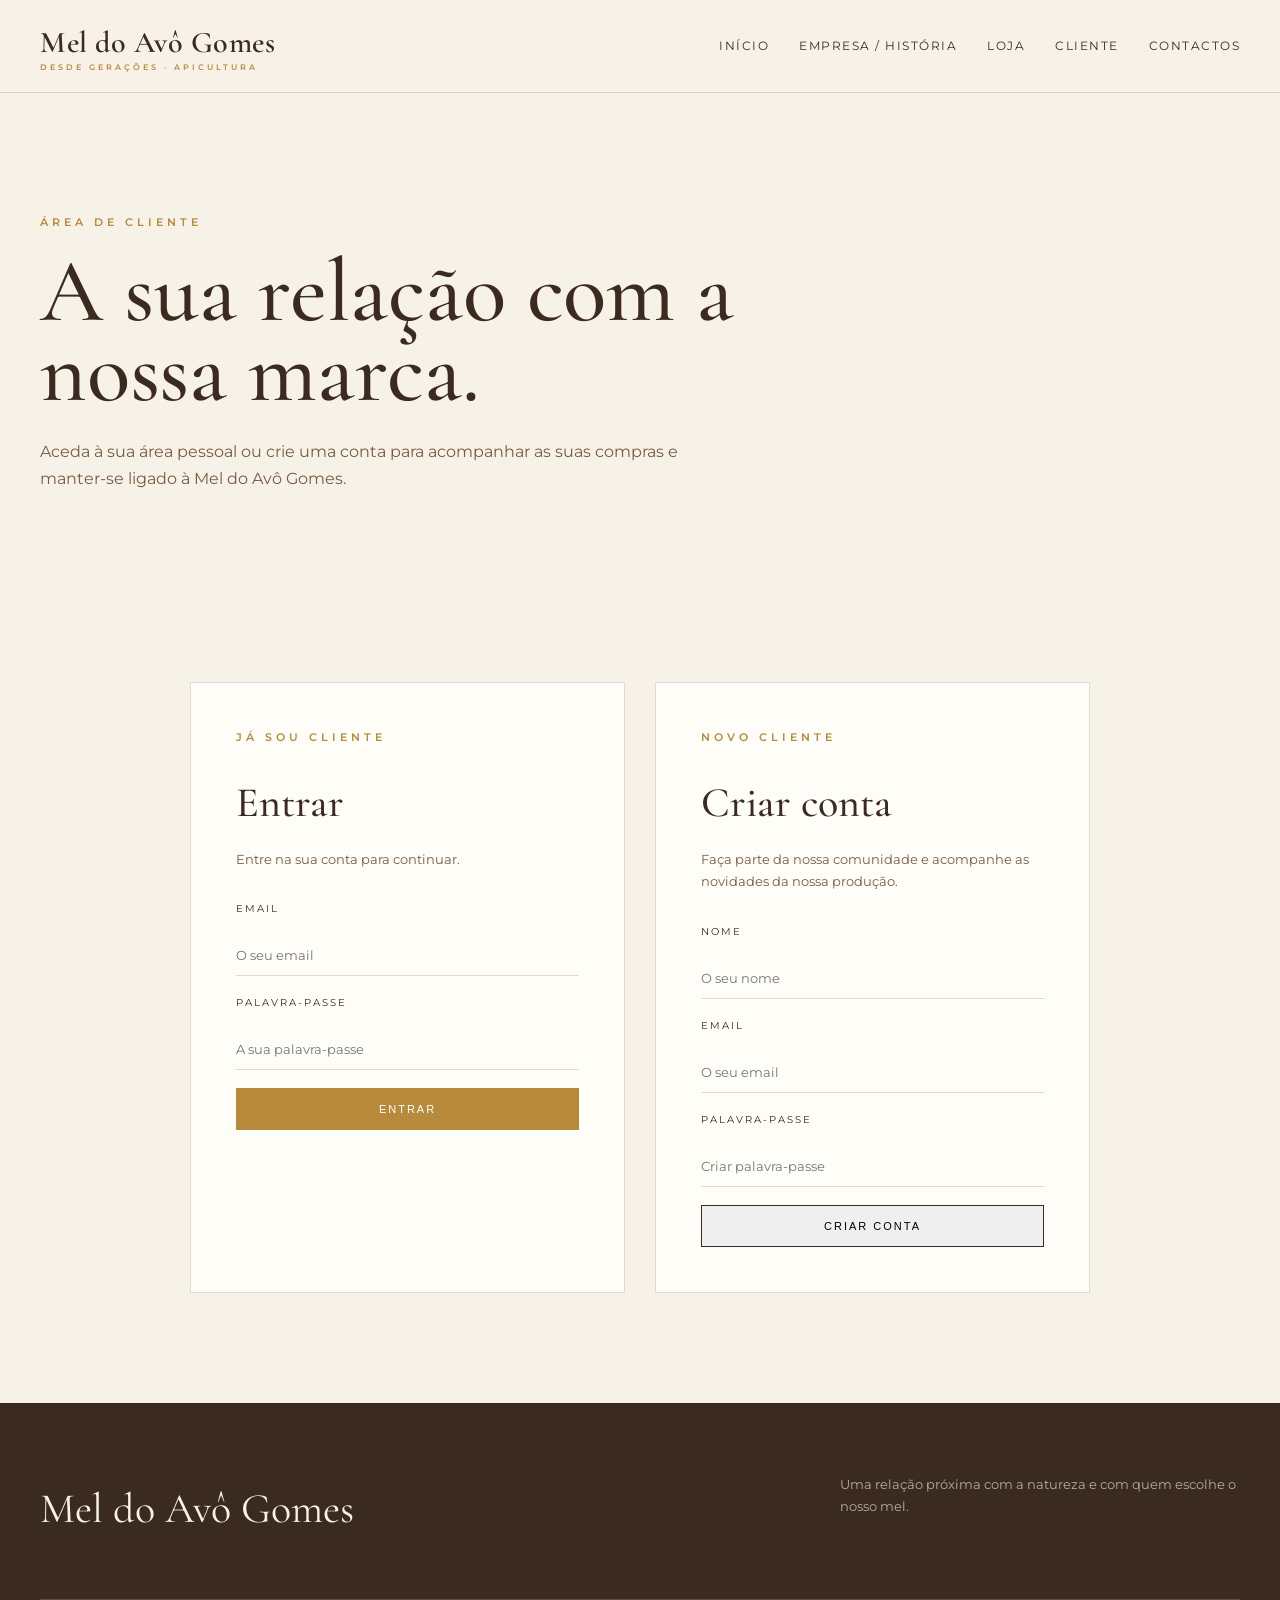
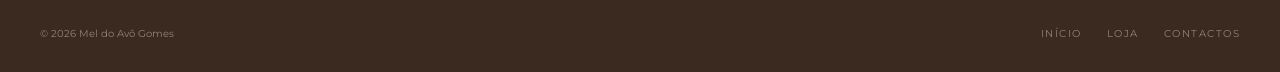
<file: cliente.html>
<!DOCTYPE html>
<html lang="pt-PT">
<head>
<meta charset="UTF-8">
<meta name="viewport" content="width=device-width, initial-scale=1.0">
<title>Área de Cliente | Mel do Avô Gomes</title>
<link rel="stylesheet" href="style.css">
</head>
<body>
<header>
<div class="navbar">
<a href="index.html" class="logo">

            Mel do Avô Gomes
<small>Desde gerações · Apicultura</small>
</a>
<nav>
<a href="index.html">Início</a>
<a href="empresa.html">Empresa / História</a>
<a href="loja.html">Loja</a>
<a href="cliente.html">Cliente</a>
<a href="contactos.html">Contactos</a>
</nav>
</div>
</header>

<main>
<section class="pagina-topo">
<div class="mini-titulo">

            Área de Cliente
</div>
<h1>

            A sua relação

            com a nossa marca.
</h1>
<p>

            Aceda à sua área pessoal ou crie uma conta para

            acompanhar as suas compras e manter-se ligado

            à Mel do Avô Gomes.
</p>
</section>

<section class="secao">
<div class="cliente-wrapper">

<div class="caixa">
<div class="mini-titulo">

                    Já sou cliente
</div>
<h2>Entrar</h2>
<p>

                    Entre na sua conta para continuar.
</p>
<form class="formulario">
<label for="email">

                        Email
</label>
<input

                        type="email"

                        id="email"

                        placeholder="O seu email"
>

<label for="password">

                        Palavra-passe
</label>
<input

                        type="password"

                        id="password"

                        placeholder="A sua palavra-passe"
>
<button

                        type="button"

                        class="botao botao-dourado">

                        Entrar
</button>
</form>
</div>

<div class="caixa">
<div class="mini-titulo">

                    Novo cliente
</div>
<h2>Criar conta</h2>
<p>

                    Faça parte da nossa comunidade e acompanhe

                    as novidades da nossa produção.
</p>
<form class="formulario">
<label for="nome">

                        Nome
</label>
<input

                        type="text"

                        id="nome"

                        placeholder="O seu nome"
>

<label for="novo-email">

                        Email
</label>
<input

                        type="email"

                        id="novo-email"

                        placeholder="O seu email"
>

<label for="nova-password">

                        Palavra-passe
</label>
<input

                        type="password"

                        id="nova-password"

                        placeholder="Criar palavra-passe"
>
<button

                        type="button"

                        class="botao">

                        Criar conta
</button>
</form>
</div>
</div>
</section>
</main>

<footer>
<div class="footer-interior">
<div class="footer-topo">
<div class="footer-logo">

                Mel do Avô Gomes
</div>
<p>

                Uma relação próxima com a natureza

                e com quem escolhe o nosso mel.
</p>
</div>
<div class="footer-bottom">
<span>© 2026 Mel do Avô Gomes</span>
<div class="footer-links">
<a href="index.html">Início</a>
<a href="loja.html">Loja</a>
<a href="contactos.html">Contactos</a>
</div>
</div>
</div>
</footer>
</body>
</html>
</file>
<file: style.css>
/* =====================================================

   MEL DO AVÔ GOMES

   ESTILO GERAL

===================================================== */

@import url('https://fonts.googleapis.com/css2?family=Cormorant+Garamond:wght@400;500;600;700&family=Montserrat:wght@300;400;500;600&display=swap');

:root {

    --creme: #f7f2e8;

    --creme-escuro: #eee4d2;

    --castanho: #3b2a1f;

    --castanho-claro: #765b43;

    --dourado: #b88a3b;

    --dourado-claro: #d7b56d;

    --branco: #fffdf8;

    --linha: rgba(59, 42, 31, 0.16);

}



* {

    margin: 0;

    padding: 0;

    box-sizing: border-box;

}

html {

    scroll-behavior: smooth;

}

body {

    background: var(--creme);

    color: var(--castanho);

    font-family: 'Montserrat', Arial, sans-serif;

    font-weight: 400;

    line-height: 1.7;

}

a {

    color: inherit;

    text-decoration: none;

}

img {

    max-width: 100%;

    display: block;

}

/* =====================================================

   HEADER

===================================================== */

header {

    width: 100%;

    background: rgba(247, 242, 232, 0.96);

    border-bottom: 1px solid var(--linha);

    position: relative;

    z-index: 10;

}

.navbar {

    max-width: 1280px;

    margin: auto;

    min-height: 92px;

    padding: 0 40px;

    display: flex;

    align-items: center;

    justify-content: space-between;

    gap: 30px;

}

.logo {

    font-family: 'Cormorant Garamond', Georgia, serif;

    font-size: 30px;

    font-weight: 600;

    letter-spacing: 0.5px;

    white-space: nowrap;

}



.logo small {

    display: block;

    font-family: 'Montserrat', Arial, sans-serif;

    font-size: 8px;

    letter-spacing: 3px;

    text-transform: uppercase;

    color: var(--dourado);

    margin-top: -7px;

}

nav {

    display: flex;

    align-items: center;

    gap: 30px;

}

nav a {

    font-size: 12px;

    text-transform: uppercase;

    letter-spacing: 1.5px;

    position: relative;

    padding: 8px 0;

}

nav a::after {

    content: "";

    position: absolute;

    left: 0;

    bottom: 0;

    width: 0;

    height: 1px;

    background: var(--dourado);

    transition: 0.3s;

}

nav a:hover::after {

    width: 100%;

}

/* =====================================================

   BOTÕES

===================================================== */

.botao {

    display: inline-block;

    padding: 14px 27px;

    border: 1px solid var(--castanho);

    font-size: 11px;

    text-transform: uppercase;

    letter-spacing: 2px;

    transition: 0.3s;

}

.botao:hover {

    background: var(--castanho);

    color: var(--creme);

}

.botao-dourado {

    background: var(--dourado);

    border-color: var(--dourado);

    color: white;

}

.botao-dourado:hover {

    background: var(--castanho);

    border-color: var(--castanho);

}

/* =====================================================

   HERO

===================================================== */

.hero {

    min-height: 650px;

    max-width: 1280px;

    margin: auto;

    padding: 70px 40px;

    display: grid;

    grid-template-columns: 1fr 1fr;

    align-items: center;

    gap: 70px;

}

.hero-text {

    max-width: 570px;

}

.mini-titulo {

    color: var(--dourado);

    text-transform: uppercase;

    letter-spacing: 4px;

    font-size: 11px;

    font-weight: 600;

    margin-bottom: 20px;

}

h1,

h2,

h3 {

    font-family: 'Cormorant Garamond', Georgia, serif;

    font-weight: 500;

}

.hero h1 {

    font-size: clamp(55px, 7vw, 90px);

    line-height: 0.95;

    margin-bottom: 30px;

}

.hero h1 span {

    color: var(--dourado);

}

.hero p {

    color: var(--castanho-claro);

    max-width: 520px;

    font-size: 15px;

    margin-bottom: 35px;

}

.hero-botoes {

    display: flex;

    gap: 15px;

    flex-wrap: wrap;

}

/* =====================================================

   IMAGENS / PLACEHOLDERS

===================================================== */

.imagem-principal {

    height: 570px;

    background:

        linear-gradient(

            135deg,

            rgba(184, 138, 59, 0.15),

            rgba(59, 42, 31, 0.18)

        );

    position: relative;

    overflow: hidden;

}

.imagem-principal::before {

    content: "FOTOGRAFIA DO MEL";

    position: absolute;

    inset: 0;

    display: flex;

    align-items: center;

    justify-content: center;

    color: rgba(59, 42, 31, 0.5);

    font-size: 11px;

    letter-spacing: 3px;

}

.imagem-principal img {

    width: 100%;

    height: 100%;

    object-fit: cover;

    position: relative;

    z-index: 1;

}
 
/* =====================================================

   SECÇÕES

===================================================== */

.secao {

    max-width: 1280px;

    margin: auto;

    padding: 110px 40px;

}

.secao-cabecalho {

    max-width: 700px;

    margin-bottom: 55px;

}

.secao-cabecalho h2 {

    font-size: clamp(42px, 5vw, 65px);

    line-height: 1;

    margin-bottom: 20px;

}

.secao-cabecalho p {

    color: var(--castanho-claro);

}

/* =====================================================

   INTRODUÇÃO

===================================================== */

.introducao {

    background: var(--castanho);

    color: var(--creme);

}

.introducao-interior {

    max-width: 1280px;

    margin: auto;

    padding: 105px 40px;

    display: grid;

    grid-template-columns: 0.8fr 1.2fr;

    gap: 100px;

    align-items: center;

}

.introducao h2 {

    font-size: clamp(45px, 5vw, 70px);

    line-height: 0.95;

}

.introducao p {

    color: rgba(247, 242, 232, 0.75);

    margin-bottom: 25px;

}

.linha-dourada {

    width: 70px;

    height: 1px;

    background: var(--dourado);

    margin: 25px 0;

}

/* =====================================================

   PRODUTOS

===================================================== */

.produtos-grid {

    display: grid;

    grid-template-columns: repeat(3, 1fr);

    gap: 25px;

}

.produto {

    background: var(--branco);

    border: 1px solid var(--linha);

    transition: 0.35s;

}

.produto:hover {

    transform: translateY(-8px);

    box-shadow: 0 18px 45px rgba(59, 42, 31, 0.10);

}

.produto-imagem {

    height: 360px;

    background: var(--creme-escuro);

    position: relative;

    overflow: hidden;

}

.produto-imagem::after {

    content: "ADICIONAR FOTOGRAFIA";

    position: absolute;

    inset: 0;

    display: flex;

    justify-content: center;

    align-items: center;

    color: rgba(59, 42, 31, 0.45);

    font-size: 10px;

    letter-spacing: 2px;

}

.produto-imagem img {

    width: 100%;

    height: 100%;

    object-fit: cover;

    position: relative;

    z-index: 2;

}

.produto-info {

    padding: 25px;

}

.produto-info h3 {

    font-size: 30px;

    margin-bottom: 8px;

}

.produto-info p {

    color: var(--castanho-claro);

    font-size: 13px;

    margin-bottom: 20px;

}

.preco {

    color: var(--dourado);

    font-size: 18px;

    font-weight: 600;

}

/* =====================================================

   PRODUTOS EM 4 COLUNAS

===================================================== */

.produtos-grid.quatro {

    grid-template-columns: repeat(4, 1fr);

}

.produtos-grid.quatro .produto-imagem {

    height: 330px;

}

/* =====================================================

   FRASE DE DESTAQUE

===================================================== */

.destaque {

    background:

        linear-gradient(

            rgba(59, 42, 31, 0.86),

            rgba(59, 42, 31, 0.86)

        );

    color: white;

    text-align: center;

    padding: 120px 40px;

}

.destaque p {

    color: var(--dourado-claro);

    text-transform: uppercase;

    letter-spacing: 4px;

    font-size: 10px;

    margin-bottom: 25px;

}

.destaque h2 {

    max-width: 900px;

    margin: auto;

    font-size: clamp(42px, 6vw, 75px);

    line-height: 1;

}

/* =====================================================

   VALORES

===================================================== */

.valores {

    display: grid;

    grid-template-columns: repeat(3, 1fr);

    gap: 1px;

    background: var(--linha);

    border: 1px solid var(--linha);

}

.valor {

    background: var(--creme);

    padding: 45px 35px;

}

.valor-numero {

    color: var(--dourado);

    font-family: 'Cormorant Garamond', serif;

    font-size: 24px;

}

.valor h3 {

    font-size: 30px;

    margin: 15px 0;

}

.valor p {

    font-size: 13px;

    color: var(--castanho-claro);

}

/* =====================================================

   PÁGINAS INTERIORES

===================================================== */

.pagina-topo {

    max-width: 1280px;

    margin: auto;

    padding: 120px 40px 80px;

}

.pagina-topo h1 {

    font-size: clamp(55px, 7vw, 95px);

    line-height: 0.9;

    max-width: 850px;

}

.pagina-topo p {

    max-width: 650px;

    color: var(--castanho-claro);

    margin-top: 25px;

}

/* =====================================================

   HISTÓRIA

===================================================== */

.imagem-historia {height: 570px;

    background:

        linear-gradient(

            135deg,

            rgba(184, 138, 59, 0.15),

            rgba(59, 42, 31, 0.18)

        );

    position: relative;

    overflow: hidden;
 }
 
 
 .imagem-historia  {

    width: 30%;

    height: 100%;

    object-fit: cover;

    position: relative;

    z-index: 1;

}
.historia-bloco {

    display: grid;

    grid-template-columns: 0.7fr 1.3fr;

    gap: 100px;

    padding: 100px 0;

    border-top: 1px solid var(--linha);

}

.historia-bloco h2 {

    font-size: 48px;

    line-height: 1;

}

.historia-bloco p {

    color: var(--castanho-claro);

    margin-bottom: 20px;

}

.historia-numero {

    color: var(--dourado);

    font-size: 12px;

    letter-spacing: 3px;

}

/* =====================================================

   LOJA

===================================================== */

.loja-intro {

    max-width: 700px;

    margin-bottom: 60px;

}

.loja-intro h2 {

    font-size: 60px;

}

.loja-intro p {

    color: var(--castanho-claro);

}

/* =====================================================

   ÁREA DE CLIENTE

===================================================== */

.cliente-wrapper {

    max-width: 900px;

    margin: auto;

    display: grid;

    grid-template-columns: 1fr 1fr;

    gap: 30px;

}

.caixa {

    background: var(--branco);

    border: 1px solid var(--linha);

    padding: 45px;

}

.caixa h2 {

    font-size: 42px;

    margin-bottom: 10px;

}

.caixa p {

    color: var(--castanho-claro);

    font-size: 13px;

    margin-bottom: 30px;

}

.formulario {

    display: flex;

    flex-direction: column;

    gap: 18px;

}

.formulario label {

    font-size: 10px;

    text-transform: uppercase;

    letter-spacing: 2px;

}

.formulario input,

.formulario textarea {

    width: 100%;

    border: none;

    border-bottom: 1px solid var(--linha);

    background: transparent;

    padding: 12px 0;

    font-family: inherit;

    color: var(--castanho);

    outline: none;

}

.formulario textarea {

    min-height: 130px;

    resize: vertical;

}

.formulario input:focus,

.formulario textarea:focus {

    border-color: var(--dourado);

}

/* =====================================================

   CONTACTOS

===================================================== */

.contactos-grid {

    display: grid;

    grid-template-columns: 0.8fr 1.2fr;

    gap: 80px;

}

.contacto-item {

    margin-bottom: 35px;

}

.contacto-item span {

    color: var(--dourado);

    text-transform: uppercase;

    letter-spacing: 2px;

    font-size: 10px;

}

.contacto-item h3 {

    font-size: 30px;

    margin-top: 5px;

}


.imagem-final {

        width: 100%;
        height: 1000px;
        overflow: hidden;
    }
    .imagem-final img {
        width: 100%;
        height: 100%;
        object-fit: cover;
        display: block;
    }
    




/* =====================================================

   FOOTER

===================================================== */

footer {

    background: var(--castanho);

    color: var(--creme);

    padding: 70px 40px 30px;

}

.footer-interior {

    max-width: 1280px;

    margin: auto;

}

.footer-topo {

    display: flex;

    justify-content: space-between;

    gap: 40px;

    padding-bottom: 55px;

    border-bottom: 1px solid rgba(247, 242, 232, 0.18);

}

.footer-logo {

    font-family: 'Cormorant Garamond', serif;

    font-size: 42px;

}

.footer-topo p {

    max-width: 400px;

    color: rgba(247, 242, 232, 0.65);

    font-size: 13px;

}

.footer-links {

    display: flex;

    gap: 25px;

    flex-wrap: wrap;

}

.footer-links a {

    font-size: 10px;

    text-transform: uppercase;

    letter-spacing: 1.5px;

}

.footer-bottom {

    padding-top: 25px;

    display: flex;

    justify-content: space-between;

    color: rgba(247, 242, 232, 0.45);

    font-size: 10px;

}

/* =====================================================

   RESPONSIVO — TELEMÓVEL

===================================================== */

@media (max-width: 900px) {

    .navbar {

        padding: 20px;

        flex-direction: column;

    }

    nav {

        gap: 15px;

        flex-wrap: wrap;

        justify-content: center;

    }

    nav a {

        font-size: 10px;

    }

    .hero,

    .introducao-interior,

    .historia-bloco,

    .contactos-grid {

        grid-template-columns: 1fr;

    }

    .hero {

        padding: 60px 20px;

        gap: 40px;

    }

    .hero h1 {

        font-size: 60px;

    }

    .imagem-principal {

        height: 420px;

    }

    .secao {

        padding: 75px 20px;

    }

    .produtos-grid,

    .produtos-grid.quatro,

    .valores {

        grid-template-columns: 1fr;

    }

    .cliente-wrapper {

        grid-template-columns: 1fr;

    }

    .pagina-topo {

        padding: 80px 20px 50px;

    }

    .pagina-topo h1 {

        font-size: 60px;

    }

    .footer-topo,

    .footer-bottom {

        flex-direction: column;

    }

    footer {

        padding: 60px 20px 25px;

    }
/* =====================================

   RESPONSIVO — TABLETS E TELEMÓVEIS

===================================== */

@media (max-width: 900px) {

    /* Cabeçalho e menu */

    .navbar {

        padding: 20px;

        flex-direction: column;

        gap: 15px;

    }

    nav {

        width: 100%;

        display: flex;

        justify-content: center;

        flex-wrap: wrap;

        gap: 8px 18px;

    }

    nav a {

        font-size: 10px;

        letter-spacing: 1px;

    }

    /* Secções principais */

    .hero,

    .introducao-interior,

    .historia-bloco,

    .contactos-grid {

        grid-template-columns: 1fr;

        gap: 35px;

    }

    .hero {

        padding: 55px 24px;

        min-height: auto;

    }

    .hero h1 {

        font-size: clamp(44px, 9vw, 65px);

    }

    .imagem-principal {

        height: 420px;

    }

    .secao {

        padding: 70px 24px;

    }

    .pagina-topo {

        padding: 75px 24px 45px;

    }

    .pagina-topo h1 {

        font-size: clamp(48px, 9vw, 70px);

    }

    /* Produtos */

    .produtos-grid,

    .produtos-grid.quatro {

        grid-template-columns: repeat(2, minmax(0, 1fr));

        gap: 18px;

    }

    .produto-imagem,

    .produtos-grid.quatro .produto-imagem {

        height: 280px;

    }

    .produto-info {

        padding: 18px;

    }

    .produto-info h3 {

        font-size: 26px;

    }

    /* Valores e área de cliente */

    .valores {

        grid-template-columns: 1fr;

    }

    .cliente-wrapper {

        grid-template-columns: 1fr;

    }

    .caixa {

        padding: 28px 22px;

    }

    /* Rodapé */

    .footer-topo,

    .footer-bottom {

        flex-direction: column;

        gap: 25px;

    }

}


/* =====================================

   TELEMÓVEIS PEQUENOS

===================================== */

@media (max-width: 600px) {

    .logo {

        font-size: 26px;

    }

    nav {

        gap: 8px 12px;

    }

    nav a {

        font-size: 9px;

    }

    .hero {

        padding: 45px 18px;

    }

    .hero h1 {

        font-size: 46px;

    }

    .hero p {

        font-size: 14px;

    }

    .hero-botoes {

        flex-direction: column;

        align-items: stretch;

    }

    .hero-botoes .botao {

        text-align: center;

    }

    .imagem-principal {

        height: 330px;

    }

    .secao {

        padding: 55px 18px;

    }

    .secao-cabecalho h2 {

        font-size: 43px;

    }

    /* Um produto por linha */

    .produtos-grid,

    .produtos-grid.quatro {

        grid-template-columns: minmax(0, 1fr);

    }

    .produto-imagem,

    .produtos-grid.quatro .produto-imagem {

        height: 340px;

    }

    .pagina-topo {

        padding: 60px 18px 35px;

    }

    .pagina-topo h1 {

        font-size: 49px;

    }

    .introducao-interior {

        padding: 65px 22px;

    }

    .historia-bloco h2 {

        font-size: 42px;

    }

    .destaque {

        padding: 80px 22px;

    }

    .destaque h2 {

        font-size: 43px;

    }



    footer {

        padding: 50px 20px 25px;

    }

}
 
}
</file>
